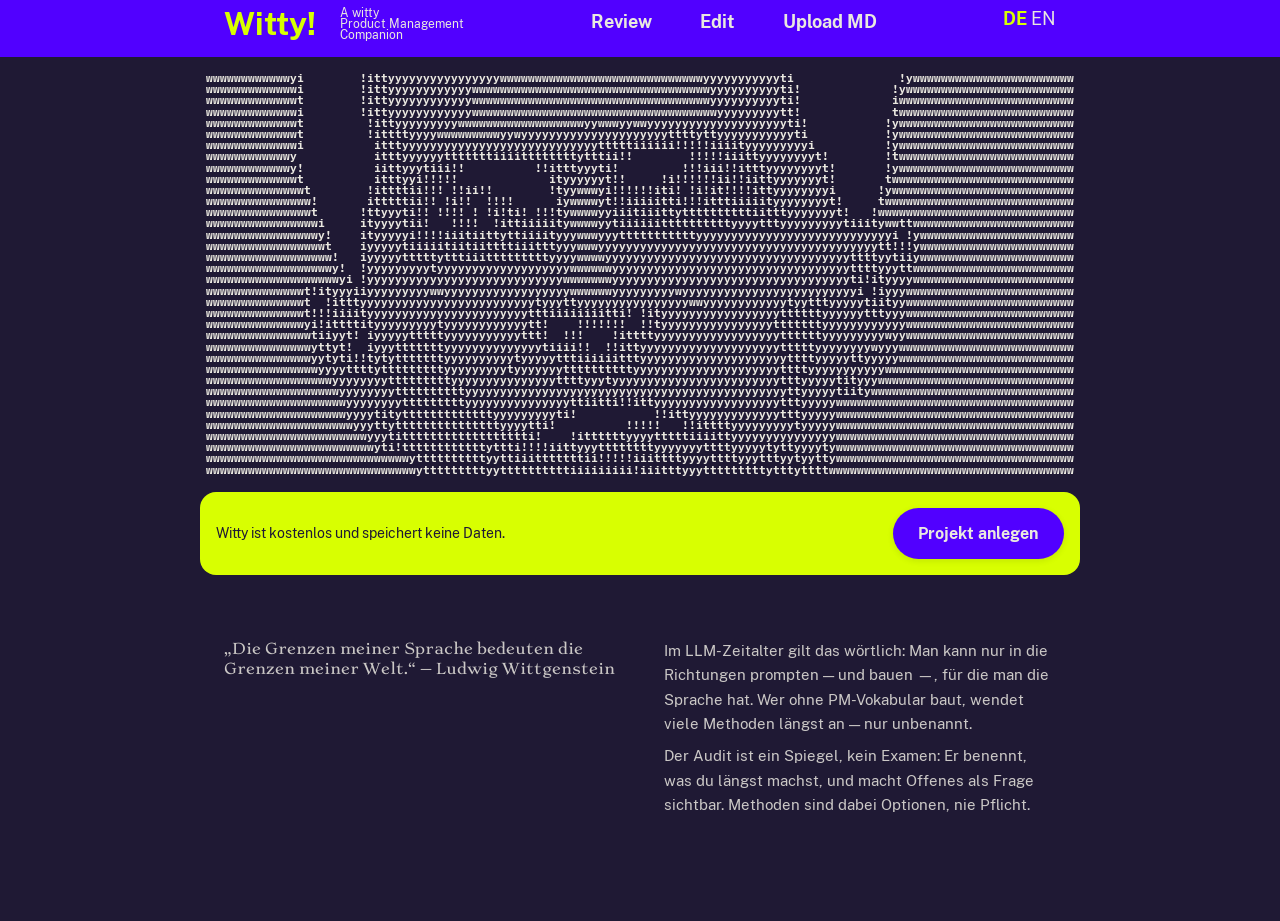
<file: index.html>
<!DOCTYPE html>
<html lang="de">
<head>
<meta charset="utf-8">
<meta name="viewport" content="width=device-width, initial-scale=1">
<title>witty — Bounce ideas, document progress</title>
<link rel="stylesheet" href="design/tokens.css">
<style>
  * { box-sizing: border-box; margin: 0; }
  /* Startseite bleibt bewusst fix auf Blueberry, unabhängig vom Theme — wie der Hero */
  body {
    background: var(--color-blueberry);
    color: var(--color-vanilla);
    font-family: var(--font-primary);
    font-size: 16px;
    line-height: 1.6;
    -webkit-font-smoothing: antialiased;
  }

  /* Sitebar — volle Breite als Fläche, Inhalt auf die Grid-/Seitenbreite ausgerichtet */
  .sitebar {
    background: var(--color-grape);
    padding: var(--sp-sm) 0 var(--sp-md);
  }
  .sitebar-inner {
    max-width: 880px; margin: 0 auto; padding: 0 var(--gutter);
    display: flex; align-items: flex-start; justify-content: space-between; gap: var(--sp-lg);
    flex-wrap: wrap;
  }
  .sitebar-brand { display: flex; align-items: flex-start; gap: var(--sp-lg); text-decoration: none; }
  .sitebar .wordmark { font-family: var(--font-primary); font-weight: 700; font-size: 32px; line-height: 1; color: var(--color-highlight); }
  .sitebar-tagline { font-family: var(--font-primary); font-size: 12px; line-height: 11px; color: var(--color-vanilla); }
  .sitebar-links { display: flex; gap: var(--sp-2xl); }
  .sitebar-link {
    font-family: var(--font-primary); font-weight: 700; font-size: 18px;
    color: var(--color-vanilla); text-decoration: none;
  }
  .sitebar-link:hover { color: var(--color-highlight); }

  .langtoggle { display: flex; align-items: baseline; gap: var(--sp-xs); }
  .langtoggle button {
    border: 0; background: transparent; padding: 0; cursor: pointer;
    font-family: var(--font-primary); font-size: 18px; font-weight: 400; color: var(--color-vanilla);
  }
  .langtoggle button.active { color: var(--color-highlight); font-weight: 700; }

  /* Hero-Block — Blueberry durchgehend hinter Portrait UND dem Abstand zur CTA-Bar */
  .hero-block { background: var(--color-blueberry); overflow: hidden; margin-top: var(--sp-md); padding-bottom: var(--sp-md); }
  .hero-ascii-wrap { display: flex; justify-content: center; }
  .hero-ascii {
    margin: 0; display: block;
    font-family: "iA Writer Mono S", ui-monospace, monospace; font-weight: 700;
    font-size: min(11.18px, calc((100vw - 48px) / 74.4));
    line-height: 1; letter-spacing: 0;
    color: var(--color-vanilla);
    user-select: none; pointer-events: none;
  }
  .hero-block .cta-strip { width: min(880px, calc(100% - 2 * var(--gutter))); margin: var(--sp-md) auto 0; }

  .cta-strip {
    display: flex; align-items: center; justify-content: space-between; gap: var(--sp-md);
    flex-wrap: wrap;
    background: var(--color-highlight);
    padding: var(--sp-md);
    border-radius: var(--radius-lg);
    margin-top: var(--sp-xl);
  }
  .cta-strip .reassure { color: var(--color-blueberry); font-size: .88rem; margin: 0; }
  .cta-primary {
    font-family: var(--font-primary); font-weight: 700; font-size: 1rem;
    color: var(--color-on-accent-solid); background: var(--color-accent);
    text-decoration: none; padding: .8em 1.6em; border-radius: var(--radius-full);
    box-shadow: var(--shadow-sm);
  }
  .cta-primary:hover { filter: brightness(1.08); }

  .page { max-width: 880px; margin: 0 auto; padding: var(--sp-2xl) var(--gutter) var(--sp-4xl); }

  .about-grid { display: grid; grid-template-columns: 1fr 1fr; gap: var(--sp-2xl); align-items: start; }
  .about-quote {
    font-family: var(--font-headline); font-weight: 300;
    font-size: 22px; line-height: 1.35; margin: 0; color: var(--color-vanilla);
  }
  .about-grid p { font-size: .95rem; color: rgba(234,232,224,.85); margin: 0 0 var(--sp-sm); }
  @media (max-width: 640px) { .about-grid { grid-template-columns: 1fr; } }
</style>
</head>
<body>

  <nav class="sitebar">
    <div class="sitebar-inner">
      <a class="sitebar-brand" href="index.html">
        <div class="wordmark">Witty!</div>
        <div class="sitebar-tagline">A witty<br>Product Management<br>Companion</div>
      </a>
      <div class="sitebar-links">
        <a class="sitebar-link" href="app.html">Review</a>
        <a class="sitebar-link" href="app.html?go=prompt">Edit</a>
        <a class="sitebar-link" href="app.html">Upload MD</a>
      </div>
      <div class="langtoggle">
        <button id="lang-de">DE</button>
        <button id="lang-en">EN</button>
      </div>
    </div>
  </nav>

  <header class="hero-block">
   <div class="hero-ascii-wrap">
    <pre class="hero-ascii" aria-hidden="true">wwwwwwwwwwwwyi        !ittyyyyyyyyyyyyyyyywwwwwwwwwwwwwwwwwwwwwwwwwwwwwyyyyyyyyyyyti               !ywwwwwwwwwwwwwwwwwwwwwww
wwwwwwwwwwwwwi        !ittyyyyyyyyyyyywwwwwwwwwwwwwwwwwwwwwwwwwwwwwwwwwwyyyyyyyyyyti!             !ywwwwwwwwwwwwwwwwwwwwwwww
wwwwwwwwwwwwwt        !ittyyyyyyyyyyyywwwwwwwwwwwwwwwwwwwwwwwwwwwwwwwwwwyyyyyyyyyyti!             iwwwwwwwwwwwwwwwwwwwwwwwww
wwwwwwwwwwwwwi        !ittyyyyyyyyyyyywwwwwwwwwwwwwwwwwwwwwwwwwwwwwwwwwwwyyyyyyyyytt!             twwwwwwwwwwwwwwwwwwwwwwwww
wwwwwwwwwwwwwt         !ittyyyyyyyyywwwwwwwwwwwwwwwwwwyywwwyywwyyyyyyyyyyyyyyyyyyyyti!           !ywwwwwwwwwwwwwwwwwwwwwwwww
wwwwwwwwwwwwwt         !ittttyyyywwwwwwwwwyywyyyyyyyyyyyyyyyyyyyyyttttyttyyyyyyyyyyyti           !ywwwwwwwwwwwwwwwwwwwwwwwww
wwwwwwwwwwwwwi          itttyyyyyyyyyyyyyyyyyyyyyyyyyyyytttttiiiiii!!!!!iiiityyyyyyyyyi          !ywwwwwwwwwwwwwwwwwwwwwwwww
wwwwwwwwwwwwy           itttyyyyyytttttttiiiittttttttytttii!!        !!!!!iiittyyyyyyyyt!        !twwwwwwwwwwwwwwwwwwwwwwwww
wwwwwwwwwwwwy!          iittyyytiii!!          !!itttyyyti!         !!!iii!!itttyyyyyyyyt!       !ywwwwwwwwwwwwwwwwwwwwwwwww
wwwwwwwwwwwwwt          itttyyi!!!!!             ityyyyyyt!!     !i!!!!!!ii!!iittyyyyyyyt!       twwwwwwwwwwwwwwwwwwwwwwwwww
wwwwwwwwwwwwwwt        !ittttii!!! !!ii!!        !tyywwwyi!!!!!!iti! !i!it!!!!ittyyyyyyyyi      !ywwwwwwwwwwwwwwwwwwwwwwwwww
wwwwwwwwwwwwwww!       itttttii!! !i!!  !!!!      iywwwwyt!!iiiiitti!!!itttiiiiityyyyyyyyt!     twwwwwwwwwwwwwwwwwwwwwwwwwww
wwwwwwwwwwwwwwwt      !ttyyyti!! !!!! ! !i!ti! !!!tywwwwyyiiitiiittyttttttttttiitttyyyyyyyt!   !wwwwwwwwwwwwwwwwwwwwwwwwwwww
wwwwwwwwwwwwwwwwi     ityyyytii!   !!!!  !ittiiiiitywwwwyytiiiiiittttttttttyyyytttyyyyyyyyytiiitywwttwwwwwwwwwwwwwwwwwwwwwww
wwwwwwwwwwwwwwwwy!    ityyyyyi!!!!iiitiittyttiiiityyywwwyyytttttttttttyyyyyyyyyyyyyyyyyyyyyyyyyyyyi !ywwwwwwwwwwwwwwwwwwwwww
wwwwwwwwwwwwwwwwwt    iyyyyytiiiiitiitiittttiiitttyyywwwyyyyyyyyyyyyyyyyyyyyyyyyyyyyyyyyyyyyyyyytt!!!ywwwwwwwwwwwwwwwwwwwwww
wwwwwwwwwwwwwwwwww!   iyyyyytttttytttiiitttttttttyyyywwwwyyyyyyyyyyyyyyyyyyyyyyyyyyyyyyyyyyyttttyytiiywwwwwwwwwwwwwwwwwwwwww
wwwwwwwwwwwwwwwwwwy!  !yyyyyyyyytyyyyyyyyyyyyyyyyyyywwwwwwyyyyyyyyyyyyyyyyyyyyyyyyyyyyyyyyyyttttyyyttwwwwwwwwwwwwwwwwwwwwwww
wwwwwwwwwwwwwwwwwwwyi !yyyyyyyyyyyyyyyyyyyyyyyyyyyywwwwwwwyyyyyyyyyyyyyyyyyyyyyyyyyyyyyyyyyyti!ityyyywwwwwwwwwwwwwwwwwwwwwww
wwwwwwwwwwwwwwt!ityyyiiyyyyyyyyywwyyyyyyyyyyyyyyyyyywwwwwwyyyyyyyyywyyyyyyyyyyyyyyyyyyyyyyyyyi !iyyywwwwwwwwwwwwwwwwwwwwwwww
wwwwwwwwwwwwwwt  !itttyyyyyyyyyyyyyyyyyyyyyyyyytyyyttyyyyyyyyyyyyyyyywwyyyyyyyyyyyytyytttyyyyytiityywwwwwwwwwwwwwwwwwwwwwwww
wwwwwwwwwwwwwwt!!!iiiityyyyyyyyyyyyyyyyyyyyyyytttiiiiiiiitti! !ityyyyyyyyyyyyyyyyyttttttyyyyyytttyyywwwwwwwwwwwwwwwwwwwwwwww
wwwwwwwwwwwwwwyi!ittttityyyyyyyyytyyyyyyyyyyyytt!    !!!!!!!  !!tyyyyyyyyyyyyyyyytttttttyyyyyyyyyyyywwwwwwwwwwwwwwwwwwwwwwww
wwwwwwwwwwwwwwwtiiyyt! iyyyyytttttyyyyyyyyyyyttt!  !!!    !ittttyyyyyyyyyyyyyyyyyyttttttyyyyyyyyywyywwwwwwwwwwwwwwwwwwwwwwww
wwwwwwwwwwwwwwwyttyt!  iyyytttttttyyyyyyyyyyyyyytiiii!!  !!ittyyyyyyyyyyyyyyyyyyyytttttyyyyyyyywyyywwwwwwwwwwwwwwwwwwwwwwwww
wwwwwwwwwwwwwwwyytyti!!tytytttttttyyyyyyyyyytyyyyytttiiiiiitttyyyyyyyyyyyyyyyyyyyyyttttyyyyyttyyyyywwwwwwwwwwwwwwwwwwwwwwwww
wwwwwwwwwwwwwwwwyyyyttttytttttttttyyyyyyyyytyyyyyyyttttttttttyyyyyyyyyyyyyyyyyyyyyttttyyyyyyyyyyywwwwwwwwwwwwwwwwwwwwwwwwwww
wwwwwwwwwwwwwwwwwwyyyyyyyytttttttttyyyyyyyyyyyyyyyttttyyytyyyyyyyyyyyyyyyyyyyyyyyytttyyyyytityyywwwwwwwwwwwwwwwwwwwwwwwwwwww
wwwwwwwwwwwwwwwwwwwyyyyyyyyttttttttttyyyyyyyyyyyyyyyyyyyyyyyyyyyyyyyyyyyyyyyyyyyyyyttyyyyytiitywwwwwwwwwwwwwwwwwwwwwwwwwwwww
wwwwwwwwwwwwwwwwwwwwyyyyyyyytttttttttyyyyyyyyyyyyyyyttiitti!!ittyyyyyyyyyyyyyyyyyytttyyyyywwwwwwwwwwwwwwwwwwwwwwwwwwwwwwwwww
wwwwwwwwwwwwwwwwwwwwyyyytitytttttttttttttyyyyyyyyyti!           !!ittyyyyyyyyyyyyytttyyyyywwwwwwwwwwwwwwwwwwwwwwwwwwwwwwwwww
wwwwwwwwwwwwwwwwwwwwwyyyttytttttttttttttttyyyytti!          !!!!!   !!ittttyyyyyyyyytyyyyywwwwwwwwwwwwwwwwwwwwwwwwwwwwwwwwww
wwwwwwwwwwwwwwwwwwwwwwwyyytitttttttttttttttttti!    !ittttttyyyytttttiiiittyyyyyyyyyyyyyyywwwwwwwwwwwwwwwwwwwwwwwwwwwwwwwwww
wwwwwwwwwwwwwwwwwwwwwwwwyti!ttttttttttttyttti!!!!iittyyyttttttttyyyyyyyttttyyyyytyttyyyytywwwwwwwwwwwwwwwwwwwwwwwwwwwwwwwwww
wwwwwwwwwwwwwwwwwwwwwwwwwwwwwyttttttttttyyttiiitttttttii!!!!!iiittttyyyyttttyyytttyytyyttywwwwwwwwwwwwwwwwwwwwwwwwwwwwwwwwww
wwwwwwwwwwwwwwwwwwwwwwwwwwwwwwytttttttttyyttttttttttiiiiiiiii!iiitttyyytttttttttytttyttttwwwwwwwwwwwwwwwwwwwwwwwwwwwwwwwwwww</pre>
   </div>
   <div class="cta-strip">
     <p class="reassure" data-i18n="reassure"></p>
     <a class="cta-primary" href="app.html?go=prompt" data-i18n="ctaPrimary"></a>
   </div>
  </header>

  <div class="page">
    <section class="about">
      <div class="about-grid">
        <div>
          <p class="about-quote" data-i18n="about1"></p>
        </div>
        <div>
          <p data-i18n="about2"></p>
          <p data-i18n="about3"></p>
        </div>
      </div>
    </section>
  </div>

<script>
  const LS_LANG = "witty.lang";
  let lang = localStorage.getItem(LS_LANG) || "de";

  const I18N = {
    de: {
      reassure: "Witty ist kostenlos und speichert keine Daten.",
      ctaPrimary: "Projekt anlegen",
      about1: "„Die Grenzen meiner Sprache bedeuten die Grenzen meiner Welt.“ — Ludwig Wittgenstein",
      about2: "Im LLM-Zeitalter gilt das wörtlich: Man kann nur in die Richtungen prompten — und bauen —, für die man die Sprache hat. Wer ohne PM-Vokabular baut, wendet viele Methoden längst an — nur unbenannt.",
      about3: "Der Audit ist ein Spiegel, kein Examen: Er benennt, was du längst machst, und macht Offenes als Frage sichtbar. Methoden sind dabei Optionen, nie Pflicht."
    },
    en: {
      reassure: "Witty is free and stores no data.",
      ctaPrimary: "Create project",
      about1: "“The limits of my language mean the limits of my world.” — Ludwig Wittgenstein",
      about2: "In the LLM era that is literal: you can only prompt — and build — in the directions you have language for. Builders without PM vocabulary already practice many of the methods — just unnamed.",
      about3: "The audit is a mirror, not an exam: it names what you already do and turns what's open into questions. Methods are options, never mandatory."
    }
  };

  function applyI18n() {
    document.documentElement.lang = lang;
    document.querySelectorAll("[data-i18n]").forEach(el => { el.textContent = I18N[lang][el.dataset.i18n]; });
    document.getElementById("lang-de").classList.toggle("active", lang === "de");
    document.getElementById("lang-en").classList.toggle("active", lang === "en");
  }
  document.getElementById("lang-de").onclick = () => { lang = "de"; localStorage.setItem(LS_LANG, lang); applyI18n(); };
  document.getElementById("lang-en").onclick = () => { lang = "en"; localStorage.setItem(LS_LANG, lang); applyI18n(); };
  applyI18n();
</script>
</body>
</html>
</file>
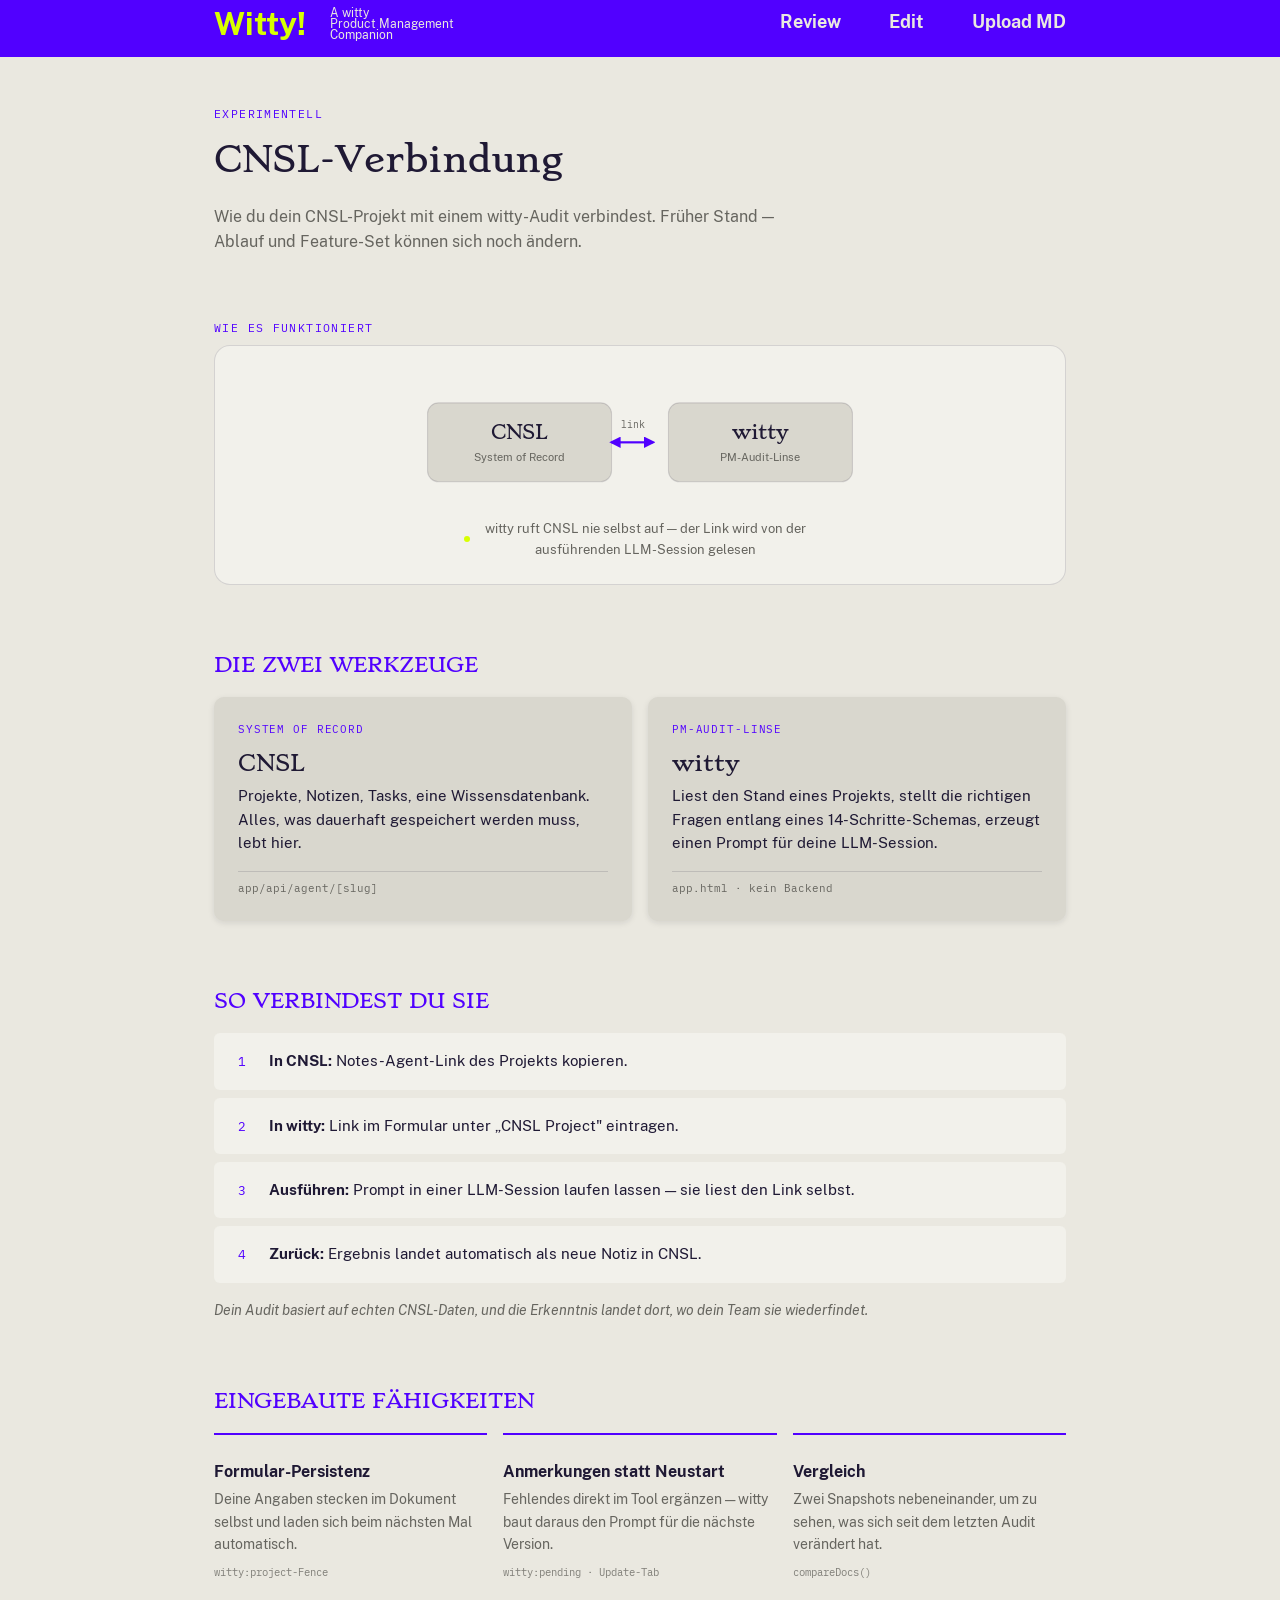
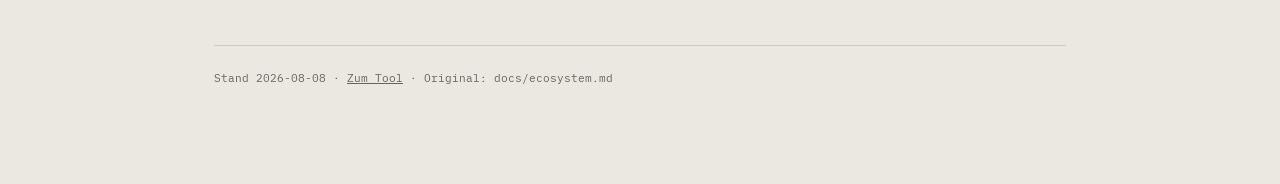
<file: cnsl/index.html>
<!DOCTYPE html>
<html lang="de">
<head>
<meta charset="utf-8">
<meta name="viewport" content="width=device-width, initial-scale=1">
<title>witty — CNSL-Verbindung</title>
<link rel="stylesheet" href="../design/tokens.css">
<style>
  * { box-sizing: border-box; margin: 0; }
  body {
    background: var(--color-bg);
    color: var(--color-text);
    font-family: var(--font-primary);
    font-size: 16px;
    line-height: 1.6;
    -webkit-font-smoothing: antialiased;
  }

  /* Sitebar — volle Breite als Fläche, Inhalt auf die Grid-/Seitenbreite ausgerichtet */
  .sitebar {
    background: var(--color-grape);
    padding: var(--sp-sm) 0 var(--sp-md);
  }
  .sitebar-inner {
    max-width: 900px; margin: 0 auto; padding: 0 var(--gutter);
    display: flex; align-items: flex-start; justify-content: space-between; gap: var(--sp-lg);
    flex-wrap: wrap;
  }
  .sitebar-brand { display: flex; align-items: flex-start; gap: var(--sp-lg); text-decoration: none; }
  .sitebar .wordmark { font-family: var(--font-primary); font-weight: 700; font-size: 32px; line-height: 1; color: var(--color-highlight); }
  .sitebar-tagline { font-family: var(--font-primary); font-size: 12px; line-height: 11px; color: var(--color-vanilla); }
  .sitebar-links { display: flex; gap: var(--sp-2xl); }
  .sitebar-link {
    font-family: var(--font-primary); font-weight: 700; font-size: 18px;
    color: var(--color-vanilla); text-decoration: none;
  }
  .sitebar-link:hover { color: var(--color-highlight); }

  .page { max-width: 900px; margin: 0 auto; padding: var(--sp-2xl) var(--gutter) var(--sp-4xl); }

  .eyebrow {
    font-family: var(--font-secondary);
    font-size: .72rem;
    letter-spacing: .12em;
    text-transform: uppercase;
    color: var(--color-accent);
    margin: 0 0 var(--sp-sm);
  }

  h1 {
    font-family: var(--font-headline); font-weight: 400;
    font-size: clamp(1.7rem, 4vw, 2.2rem);
    margin: 0 0 var(--sp-md);
  }
  .lede { font-size: 1rem; color: var(--color-muted); max-width: 60ch; margin: 0 0 var(--sp-2xl); }

  h2 {
    font-family: var(--font-headline);
    font-weight: 400;
    font-size: 20px;
    color: var(--color-accent);
    text-transform: uppercase;
    margin: 0 0 var(--sp-md);
  }

  section { margin-bottom: var(--sp-3xl); }

  /* diagram */
  .diagram {
    padding: var(--sp-lg);
    background: var(--color-surface-2);
    border: 1px solid var(--color-border);
    border-radius: var(--radius-lg);
    margin-bottom: var(--sp-2xl);
  }
  .diagram svg { display: block; width: 100%; height: auto; max-width: 460px; margin: 0 auto; }
  .diagram-caption {
    display: flex; align-items: center; justify-content: center; gap: .45em;
    font-size: .82rem; color: var(--color-muted);
    text-align: center; max-width: 44ch; margin: var(--sp-md) auto 0;
  }
  .diagram-caption .dot { width: 6px; height: 6px; border-radius: 50%; background: var(--color-highlight); flex-shrink: 0; }

  /* tool cards */
  .grid2 { display: grid; grid-template-columns: repeat(2, 1fr); gap: var(--sp-md); }
  .tool-card {
    background: var(--color-surface);
    border-radius: var(--radius-md);
    padding: var(--sp-lg);
    box-shadow: var(--shadow-sm);
  }
  .tool-card .name { font-family: var(--font-headline); font-size: 1.4rem; margin: 0 0 .15rem; }
  .tool-card .role {
    font-family: var(--font-secondary); font-size: .68rem; letter-spacing: .08em;
    text-transform: uppercase; color: var(--color-accent); margin: 0 0 var(--sp-sm);
  }
  .tool-card p { font-size: .92rem; color: var(--color-text); margin: 0 0 var(--sp-md); }
  .tool-card .tech {
    font-family: var(--font-secondary); font-size: .68rem; color: var(--color-muted);
    border-top: 1px solid var(--color-border); padding-top: var(--sp-sm); margin: 0;
  }

  /* flow steps */
  .flow { list-style: none; margin: 0; padding: 0; display: flex; flex-direction: column; gap: var(--sp-sm); }
  .flow li { display: flex; align-items: baseline; gap: var(--sp-md); background: var(--color-surface-2); border-radius: var(--radius-sm); padding: var(--sp-md) var(--sp-lg); }
  .flow .n { font-family: var(--font-secondary); font-size: .8rem; color: var(--color-accent); flex-shrink: 0; width: 1.2em; }
  .flow p { margin: 0; font-size: .95rem; }
  .flow strong { font-weight: 600; }

  .note { margin-top: var(--sp-md); font-size: .88rem; color: var(--color-muted); font-style: italic; }

  /* feature cards */
  .features { display: grid; grid-template-columns: repeat(3, 1fr); gap: var(--sp-md); }
  .feature { padding: var(--sp-lg) 0 0; border-top: 2px solid var(--color-accent); }
  .feature h3 { font-family: var(--font-primary); font-weight: 700; font-size: .98rem; margin: 0 0 var(--sp-xs); }
  .feature p { font-size: .88rem; color: var(--color-muted); margin: 0 0 var(--sp-sm); }
  .feature .tech { font-family: var(--font-secondary); font-size: .66rem; color: var(--color-muted); opacity: .8; margin: 0; }

  code { font-family: var(--font-secondary); font-size: .93em; }

  .footer-link { color: var(--color-muted); }
  .footer-link:hover { color: var(--color-accent); }
  footer {
    margin-top: var(--sp-3xl); padding-top: var(--sp-lg);
    border-top: 1px solid var(--color-border);
    font-family: var(--font-secondary); font-size: .7rem; color: var(--color-muted);
  }

  @media (max-width: 720px) {
    .grid2, .features { grid-template-columns: 1fr; }
  }
</style>
</head>
<body>

  <nav class="sitebar">
    <div class="sitebar-inner">
      <a class="sitebar-brand" href="../index.html">
        <div class="wordmark">Witty!</div>
        <div class="sitebar-tagline">A witty<br>Product Management<br>Companion</div>
      </a>
      <div class="sitebar-links">
        <a class="sitebar-link" href="../app.html">Review</a>
        <a class="sitebar-link" href="../app.html?go=prompt">Edit</a>
        <a class="sitebar-link" href="../app.html">Upload MD</a>
      </div>
    </div>
  </nav>

  <div class="page">

    <section>
      <p class="eyebrow">Experimentell</p>
      <h1>CNSL-Verbindung</h1>
      <p class="lede">Wie du dein CNSL-Projekt mit einem witty-Audit verbindest. Früher Stand — Ablauf und Feature-Set können sich noch ändern.</p>
    </section>

    <section>
      <p class="eyebrow">Wie es funktioniert</p>
      <div class="diagram">
        <svg viewBox="0 0 420 120" xmlns="http://www.w3.org/2000/svg" role="img" aria-label="CNSL ist System of Record, verbunden per Link mit witty, der PM-Audit-Linse.">
          <defs>
            <marker id="arrow" viewBox="0 0 10 10" refX="8" refY="5" markerWidth="6.5" markerHeight="6.5" orient="auto-start-reverse">
              <path d="M0,0 L10,5 L0,10 z" fill="var(--color-accent)"/>
            </marker>
          </defs>
          <rect x="16" y="30" width="168" height="72" rx="10" fill="var(--color-surface)" stroke="var(--color-border)"/>
          <text x="100" y="63" text-anchor="middle" font-family="var(--font-headline)" font-size="17" fill="var(--color-text)">CNSL</text>
          <text x="100" y="83" text-anchor="middle" font-family="var(--font-primary)" font-size="10.5" fill="var(--color-muted)">System of Record</text>

          <rect x="236" y="30" width="168" height="72" rx="10" fill="var(--color-surface)" stroke="var(--color-border)"/>
          <text x="320" y="63" text-anchor="middle" font-family="var(--font-headline)" font-size="17" fill="var(--color-text)">witty</text>
          <text x="320" y="83" text-anchor="middle" font-family="var(--font-primary)" font-size="10.5" fill="var(--color-muted)">PM-Audit-Linse</text>

          <line x1="184" y1="66" x2="222" y2="66" stroke="var(--color-accent)" stroke-width="1.6" marker-end="url(#arrow)"/>
          <line x1="222" y1="66" x2="184" y2="66" stroke="var(--color-accent)" stroke-width="1.6" marker-end="url(#arrow)"/>
          <text x="204" y="53" text-anchor="middle" font-family="var(--font-secondary)" font-size="9" fill="var(--color-muted)">link</text>
        </svg>
        <p class="diagram-caption"><span class="dot"></span>witty ruft CNSL nie selbst auf — der Link wird von der ausführenden LLM-Session gelesen</p>
      </div>
    </section>

    <section>
      <h2>Die zwei Werkzeuge</h2>
      <div class="grid2">
        <div class="tool-card">
          <p class="role">System of Record</p>
          <p class="name">CNSL</p>
          <p>Projekte, Notizen, Tasks, eine Wissensdatenbank. Alles, was dauerhaft gespeichert werden muss, lebt hier.</p>
          <p class="tech">app/api/agent/[slug]</p>
        </div>
        <div class="tool-card">
          <p class="role">PM-Audit-Linse</p>
          <p class="name">witty</p>
          <p>Liest den Stand eines Projekts, stellt die richtigen Fragen entlang eines 14-Schritte-Schemas, erzeugt einen Prompt für deine LLM-Session.</p>
          <p class="tech">app.html &middot; kein Backend</p>
        </div>
      </div>
    </section>

    <section>
      <h2>So verbindest du sie</h2>
      <ol class="flow">
        <li><span class="n">1</span><p><strong>In CNSL:</strong> Notes-Agent-Link des Projekts kopieren.</p></li>
        <li><span class="n">2</span><p><strong>In witty:</strong> Link im Formular unter „CNSL Project" eintragen.</p></li>
        <li><span class="n">3</span><p><strong>Ausführen:</strong> Prompt in einer LLM-Session laufen lassen — sie liest den Link selbst.</p></li>
        <li><span class="n">4</span><p><strong>Zurück:</strong> Ergebnis landet automatisch als neue Notiz in CNSL.</p></li>
      </ol>
      <p class="note">Dein Audit basiert auf echten CNSL-Daten, und die Erkenntnis landet dort, wo dein Team sie wiederfindet.</p>
    </section>

    <section>
      <h2>Eingebaute Fähigkeiten</h2>
      <div class="features">
        <div class="feature">
          <h3>Formular-Persistenz</h3>
          <p>Deine Angaben stecken im Dokument selbst und laden sich beim nächsten Mal automatisch.</p>
          <p class="tech">witty:project-Fence</p>
        </div>
        <div class="feature">
          <h3>Anmerkungen statt Neustart</h3>
          <p>Fehlendes direkt im Tool ergänzen — witty baut daraus den Prompt für die nächste Version.</p>
          <p class="tech">witty:pending &middot; Update-Tab</p>
        </div>
        <div class="feature">
          <h3>Vergleich</h3>
          <p>Zwei Snapshots nebeneinander, um zu sehen, was sich seit dem letzten Audit verändert hat.</p>
          <p class="tech">compareDocs()</p>
        </div>
      </div>
    </section>

    <footer>Stand 2026-08-08 &middot; <a href="../app.html" class="footer-link">Zum Tool</a> &middot; Original: docs/ecosystem.md</footer>
  </div>

</body>
</html>
</file>
<file: design/tokens.css>
/*
  waffle — shared design tokens for Aisu.Studio projects.
  Source of truth extracted from FullerHome and the AisuKurimu site,
  where this palette already matched independently.
*/

@font-face {
  font-family: "Public Sans";
  src: url("../fonts/PublicSans/PublicSans-Regular.woff2") format("woff2");
  font-weight: 400;
  font-style: normal;
  font-display: swap;
}
@font-face {
  font-family: "Public Sans";
  src: url("../fonts/PublicSans/PublicSans-Medium.woff2") format("woff2");
  font-weight: 500;
  font-style: normal;
  font-display: swap;
}
@font-face {
  font-family: "Public Sans";
  src: url("../fonts/PublicSans/PublicSans-Bold.woff2") format("woff2");
  font-weight: 700;
  font-style: normal;
  font-display: swap;
}
@font-face {
  font-family: "Public Sans";
  src: url("../fonts/PublicSans/PublicSans-Italic.woff2") format("woff2");
  font-weight: 400;
  font-style: italic;
  font-display: swap;
}
@font-face {
  font-family: "iA Writer Mono S";
  src: url("../fonts/iA-Writer-Mono/ia-writer-mono-latin-400-normal.woff2") format("woff2");
  font-weight: 400;
  font-style: normal;
  font-display: swap;
}
@font-face {
  font-family: "iA Writer Mono S";
  src: url("../fonts/iA-Writer-Mono/ia-writer-mono-latin-700-normal.woff2") format("woff2");
  font-weight: 700;
  font-style: normal;
  font-display: swap;
}
@font-face {
  font-family: "iA Writer Mono S";
  src: url("../fonts/iA-Writer-Mono/ia-writer-mono-latin-400-italic.woff2") format("woff2");
  font-weight: 400;
  font-style: italic;
  font-display: swap;
}
@font-face {
  font-family: "Stoke";
  src: url("../fonts/Stoke/Stoke-Light.woff2") format("woff2");
  font-weight: 300;
  font-style: normal;
  font-display: swap;
}
@font-face {
  font-family: "Stoke";
  src: url("../fonts/Stoke/Stoke-Regular.woff2") format("woff2");
  font-weight: 400;
  font-style: normal;
  font-display: swap;
}

:root {
  /* Color tokens */
  --color-blueberry: #1f1934;   /* ink */
  --color-grape:     #5100ff;   /* accent, links */
  --color-lemon:     #d8ff01;   /* highlight */
  --color-hazelnut:  #9e9c95;   /* muted secondary text */
  --color-cappuccino:#d9d7ce;   /* card / container background */
  --color-vanilla:   #eae8e0;   /* page background */

  /* Flavor ramps — the TERTIARY tier: functional color, five flavors ×
     five "juicyness" levels. Level 5 = full juice (most saturated / darkest),
     level 1 = most diluted.
     The six swatches above are primary (blueberry/grape/lemon — brand and
     interaction) and secondary (hazelnut/cappuccino/vanilla — surfaces). These
     are neither: they carry no brand and claim no interaction state, they only
     encode meaning in content — sequential scales, heatmaps, intensity and
     priority coding, categorical series. So never reach for a flavor to style
     chrome (a button, a link, a border); that's what the tiers above are for.
     For a categorical series, take one level across flavors (4 or 5 reads
     strongest); for a sequential scale, walk one flavor 1 → 5.
     Like the core swatches, these are raw values and do NOT repoint in dark
     mode — only the semantic aliases below do. */
  --color-pistachio-1: #c4ddb6;
  --color-pistachio-2: #a6cd93;
  --color-pistachio-3: #92c982;
  --color-pistachio-4: #57a03a;
  --color-pistachio-5: #3e7c1f;

  --color-mango-1:     #f0d9a3;
  --color-mango-2:     #efcc81;
  --color-mango-3:     #f2b63c;
  --color-mango-4:     #f0921a;
  --color-mango-5:     #ec6608;

  --color-strawberry-1:#f0aaa0;
  --color-strawberry-2:#e9887b;
  --color-strawberry-3:#e9634f;
  --color-strawberry-4:#ee3d28;
  --color-strawberry-5:#d80b0b;

  --color-raspberry-1: #f5b3d6;
  --color-raspberry-2: #f192c7;
  --color-raspberry-3: #ee72b6;
  --color-raspberry-4: #ea4e9f;
  --color-raspberry-5: #e6187c;

  --color-chocolate-1: #c2b3a5;
  --color-chocolate-2: #9f8c7c;
  --color-chocolate-3: #7a6250;
  --color-chocolate-4: #4b3225;
  --color-chocolate-5: #2b1611;

  /* Bare flavor name = full juice, for the common "just give me the color" case */
  --color-pistachio:  var(--color-pistachio-5);
  --color-mango:      var(--color-mango-5);
  --color-strawberry: var(--color-strawberry-5);
  --color-raspberry:  var(--color-raspberry-5);
  --color-chocolate:  var(--color-chocolate-5);

  /* Text on a flavor fill — measured against --color-blueberry (ink) and
     --color-vanilla, same method as the hazelnut fix below. WCAG AA body
     text needs 4.5:1; large text (≥24px, or ≥18.7px bold) needs 3:1.
       ink on:      pistachio 1–4 · mango 1–5 · strawberry 1–3 · raspberry 1–4 · chocolate 1–2
       vanilla on:  chocolate 3–5
     Four levels clear 3:1 but miss 4.5:1 — pistachio 5 (vanilla, 4.17),
     strawberry 4 (ink, 4.28), strawberry 5 (vanilla, 4.31), raspberry 5
     (ink, 3.84). Large text or non-text fills only; for body copy step one
     level down, or put the label outside the fill. */

  /* Semantic aliases — light (default) */
  --color-bg:       var(--color-vanilla);
  --color-surface:  var(--color-cappuccino);
  --color-surface-2:#f2f1eb;    /* a step lighter than surface, for surface-on-surface nesting */
  --color-text:     var(--color-blueberry);
  /* WCAG: hazelnut (#9e9c95) on vanilla is only 2.6:1 — darkened to ≥4.5:1.
     Fix carried over from FullerHome's production globals.css. */
  --color-muted:    #66655f;
  --color-accent:   var(--color-grape);
  --color-highlight:var(--color-lemon);
  /* Text/icon color for on top of --color-highlight (lemon) surfaces —
     active tabs, selected badges, total rows. 14.6:1 contrast on lemon.
     Lemon is a raw swatch that never repoints, so this pairing is the same
     value in both modes. Do NOT use this on --color-accent: it's only 2.24:1
     on light-mode grape, and --color-accent isn't a fixed color anyway —
     that case is --color-on-accent-solid, below. Naming/pairing observed in
     FullerHome and spiritsprint, where their "accent" token = waffle's
     --color-highlight, not --color-accent. */
  --color-on-accent:var(--color-blueberry);
  /* Text/icon color for on top of a SOLID --color-accent fill — primary
     buttons, active tab chips. Unlike --color-on-accent this one has to
     repoint, because the fill under it repoints: vanilla clears AA on
     light-mode grape (6.13:1) but collapses to 1.94:1 on the dark-mode
     accent (#b298ff), where blueberry is what reads (7.08:1).
     Why a token instead of just pinning the button to fixed grape/vanilla:
     pinning the fill would hold the label at 6.13:1, but a grape fill only
     reaches 2.49:1 against the #14101f dark page — under the 3:1 that WCAG
     1.4.11 asks for a control's own edge, and that low fill contrast is the
     whole reason --color-accent repoints in the first place. Letting the
     fill follow the theme and repointing its label with it keeps both ends
     passing (7.08:1 label on a 7.86:1 fill). */
  --color-on-accent-solid: var(--color-vanilla);
  --color-border:   rgba(31,25,52,.14);

  /* Spacing scale */
  --sp-xs:  0.25rem;
  --sp-sm:  0.5rem;
  --sp-md:  1rem;
  --sp-lg:  1.5rem;
  --sp-xl:  2rem;
  --sp-2xl: 3rem;
  --sp-3xl: 4rem;
  --sp-4xl: 6rem;

  /* Radius scale — xs: tags/badges/progress · sm: buttons/inputs/modals ·
     md: cards/rails/export cards · lg: glass cards/hero panels · full: pills */
  --radius-xs:   3px;
  --radius-sm:   6px;
  --radius-md:   10px;
  --radius-lg:   16px;
  --radius-full: 999px;

  /* Shadow scale — neutral, no horizontal shift by default (drop straight down) */
  --shadow-sm: 0 2px 6px rgba(20,16,31,.10);
  --shadow-md: 0 8px 20px rgba(20,16,31,.14);
  --shadow-lg: 0 16px 36px rgba(20,16,31,.18);

  /* Motion — durations + standard easing curves */
  --duration-fast: 120ms;
  --duration-base: 200ms;
  --duration-slow: 320ms;
  --ease-standard: cubic-bezier(.4, 0, .2, 1);
  --ease-out:      cubic-bezier(0, 0, .2, 1);
  --ease-in:       cubic-bezier(.4, 0, 1, 1);

  /* Layout */
  --container-max: 1200px;
  --gutter: 24px;

  /* Breakpoints — reference values only. CSS custom properties can't be
     read inside an @media condition, so these aren't functional tokens —
     copy the raw rem value into your own media query and keep it in sync
     with this list by hand. */
  --bp-sm: 30rem;  /* 480px  */
  --bp-md: 48rem;  /* 768px  */
  --bp-lg: 64rem;  /* 1024px */
  --bp-xl: 80rem;  /* 1280px */

  /* Type — role hierarchy: Stoke is the HEADLINE face (h1/h2, display
     titles) — a characterful serif, only in Light 300 / Regular 400, so
     never for body copy or small sizes. Public Sans is PRIMARY: paragraphs,
     buttons, tabs, nav — anything sentence-like or interactive. iA Writer
     Mono is SECONDARY: small data/label accents only (eyebrows, tags,
     indices, KPI/spec values, micro brand marks, code) — not headlines.
     When in doubt: sans. */
  --font-sans: "Public Sans", system-ui, sans-serif;
  --font-mono: "iA Writer Mono S", ui-monospace, "SF Mono", Menlo, monospace;
  --font-stoke: "Stoke", Georgia, serif;
  --font-headline:  var(--font-stoke);
  --font-primary:   var(--font-sans);
  --font-secondary: var(--font-mono);
}

/* Dark mode — reuses the exact values already proven in production by
   AisuStudio/spiritsprint (.rail/.board/.quad/.trinity-col, shipped and
   live), not a new invention. Raw --color-* swatches above stay fixed;
   only the semantic layer repoints. */
@media (prefers-color-scheme: dark) {
  :root {
    --color-bg:        #14101f;
    --color-surface:   #221c33;
    --color-surface-2: #1b1628;
    --color-text:      #f1efe8;
    --color-muted:     #b3aec4;
    --color-accent:    #b298ff;   /* lighter violet — grape 1:1 is too dark on a dark bg */
    --color-highlight: var(--color-lemon);
    --color-on-accent: var(--color-blueberry);
    /* flips to ink: vanilla on the lighter dark-mode accent is only 1.94:1 */
    --color-on-accent-solid: var(--color-blueberry);
    --color-border:    rgba(241,239,232,.14);
    /* a black shadow barely reads on a dark surface — raise the opacity so
       elevation still shows; the offsets/blur stay the same as light mode */
    --shadow-sm: 0 2px 6px rgba(0,0,0,.35);
    --shadow-md: 0 8px 20px rgba(0,0,0,.45);
    --shadow-lg: 0 16px 36px rgba(0,0,0,.55);
  }
}
:root[data-theme="dark"] {
  --color-bg:        #14101f;
  --color-surface:   #221c33;
  --color-surface-2: #1b1628;
  --color-text:      #f1efe8;
  --color-muted:     #b3aec4;
  --color-accent:    #b298ff;
  --color-highlight: var(--color-lemon);
  --color-on-accent: var(--color-blueberry);
  --color-on-accent-solid: var(--color-blueberry);
  --color-border:    rgba(241,239,232,.14);
  --shadow-sm: 0 2px 6px rgba(0,0,0,.35);
  --shadow-md: 0 8px 20px rgba(0,0,0,.45);
  --shadow-lg: 0 16px 36px rgba(0,0,0,.55);
}
:root[data-theme="light"] {
  --color-bg:        var(--color-vanilla);
  --color-surface:   var(--color-cappuccino);
  --color-surface-2: #f2f1eb;
  --color-text:      var(--color-blueberry);
  --color-muted:     #66655f;
  --color-accent:    var(--color-grape);
  --color-highlight: var(--color-lemon);
  --color-on-accent: var(--color-blueberry);
  --color-on-accent-solid: var(--color-vanilla);
  --color-border:    rgba(31,25,52,.14);
  --shadow-sm: 0 2px 6px rgba(20,16,31,.10);
  --shadow-md: 0 8px 20px rgba(20,16,31,.14);
  --shadow-lg: 0 16px 36px rgba(20,16,31,.18);
}
</file>
